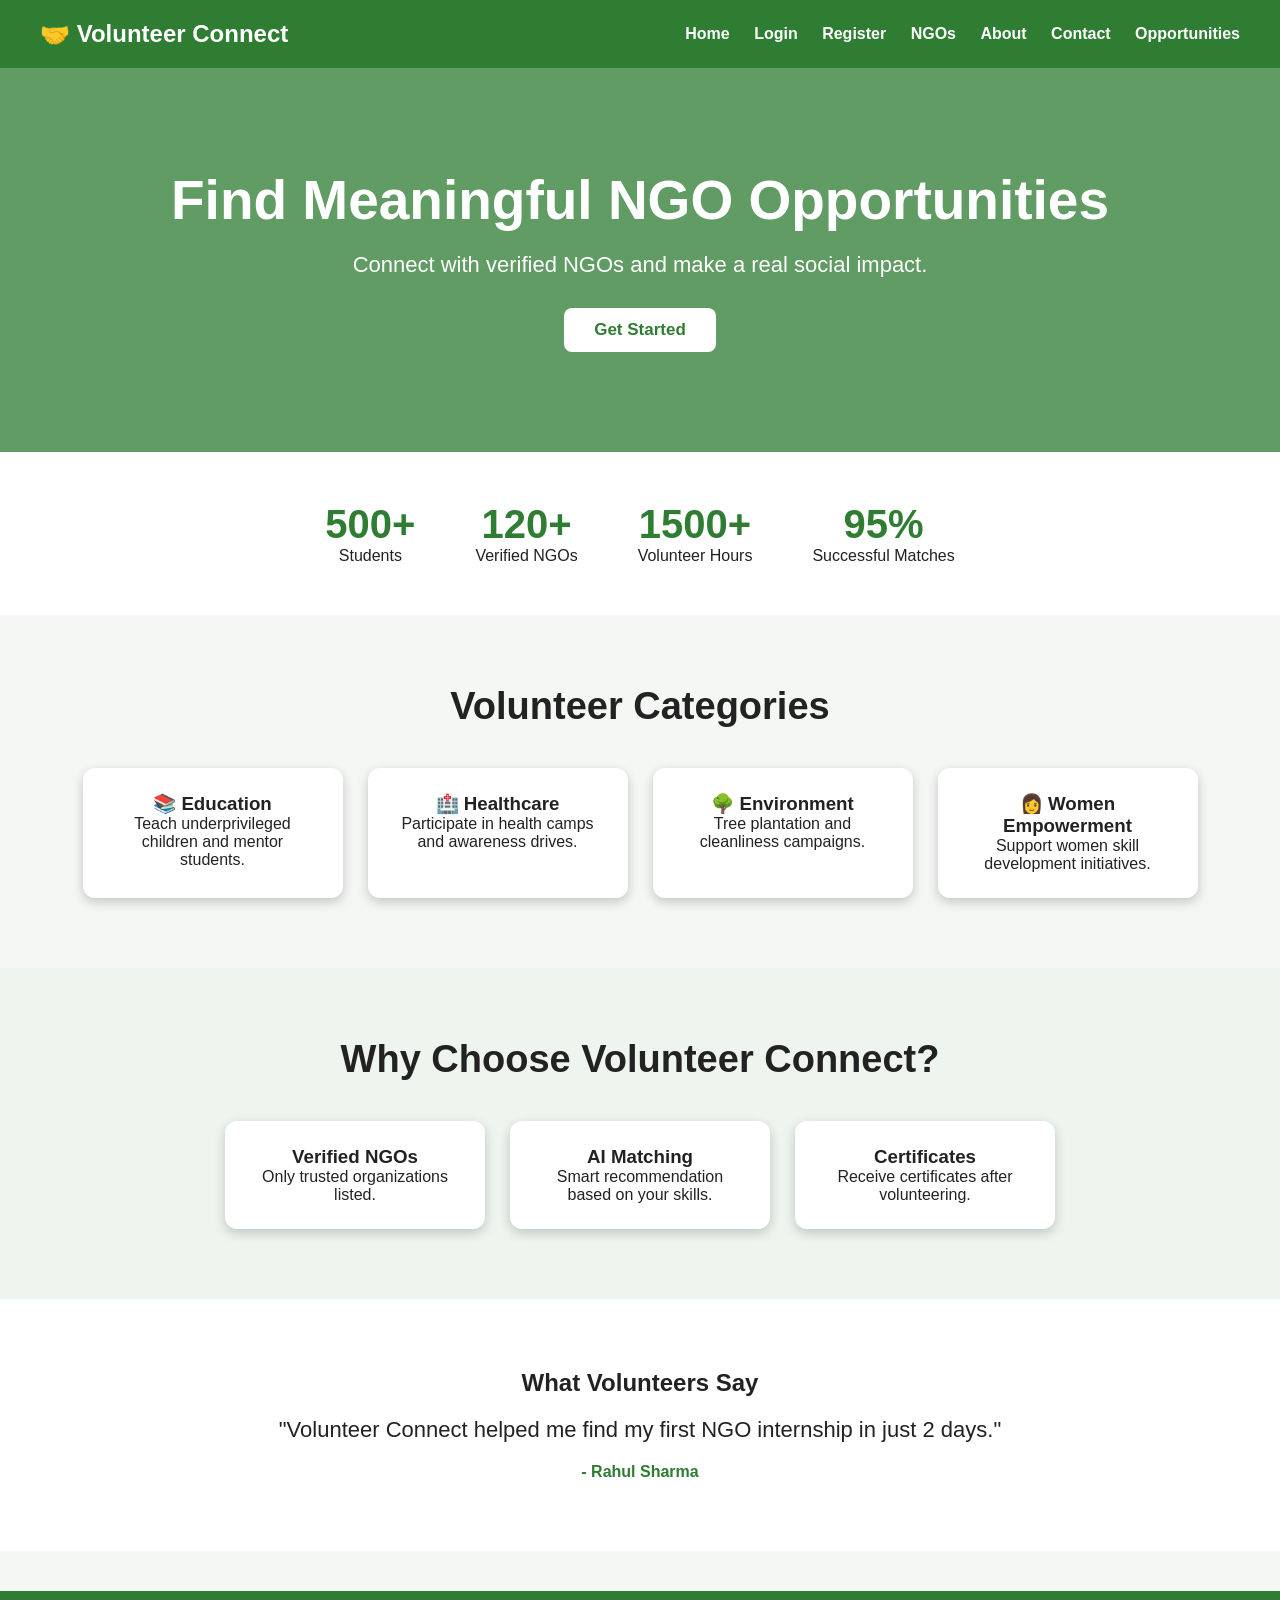
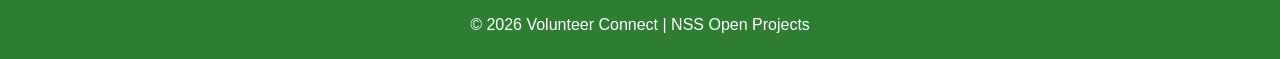
<file: index.html>
<!DOCTYPE html>
<html lang="en">

<head>

<meta charset="UTF-8">
<meta name="viewport" content="width=device-width, initial-scale=1.0">

<title>Volunteer Connect</title>

<link rel="stylesheet" href="style.css">

</head>

<body>

<header>

<div class="logo">

<h2>🤝 Volunteer Connect</h2>

</div>

<nav>

<a href="index.html">Home</a>

<a href="login.html">Login</a>

<a href="register.html">Register</a>

<a href="ngo.html">NGOs</a>

<a href="about.html">About</a>

<a href="contact.html">Contact</a>

<a href="opportunities.html">Opportunities</a>

</nav>

</header>


<section class="hero">

<h1>Find Meaningful NGO Opportunities</h1>

<p>

Connect with verified NGOs and make a real social impact.

</p>

<a href="register.html">

<button>

Get Started

</button>

</a>

</section>


<section class="stats">

<div>

<h2>500+</h2>

<p>Students</p>

</div>

<div>

<h2>120+</h2>

<p>Verified NGOs</p>

</div>

<div>

<h2>1500+</h2>

<p>Volunteer Hours</p>

</div>

<div>

<h2>95%</h2>

<p>Successful Matches</p>

</div>

</section>



<section class="services">

<h2>Volunteer Categories</h2>

<div class="cards">

<div class="card">

<h3>📚 Education</h3>

<p>

Teach underprivileged children and mentor students.

</p>

</div>

<div class="card">

<h3>🏥 Healthcare</h3>

<p>

Participate in health camps and awareness drives.

</p>

</div>

<div class="card">

<h3>🌳 Environment</h3>

<p>

Tree plantation and cleanliness campaigns.

</p>

</div>

<div class="card">

<h3>👩 Women Empowerment</h3>

<p>

Support women skill development initiatives.

</p>

</div>

</div>

</section>



<section class="why">

<h2>Why Choose Volunteer Connect?</h2>

<div class="cards">

<div class="card">

<h3>Verified NGOs</h3>

<p>

Only trusted organizations listed.

</p>

</div>

<div class="card">

<h3>AI Matching</h3>

<p>

Smart recommendation based on your skills.

</p>

</div>

<div class="card">

<h3>Certificates</h3>

<p>

Receive certificates after volunteering.

</p>

</div>

</div>

</section>



<section class="testimonial">

<h2>What Volunteers Say</h2>

<p>

"Volunteer Connect helped me find my first NGO internship in just 2 days."

</p>

<h4>

- Rahul Sharma

</h4>

</section>



<footer>

<p>

© 2026 Volunteer Connect | NSS Open Projects

</p>

</footer>


</body>

</html>
</file>
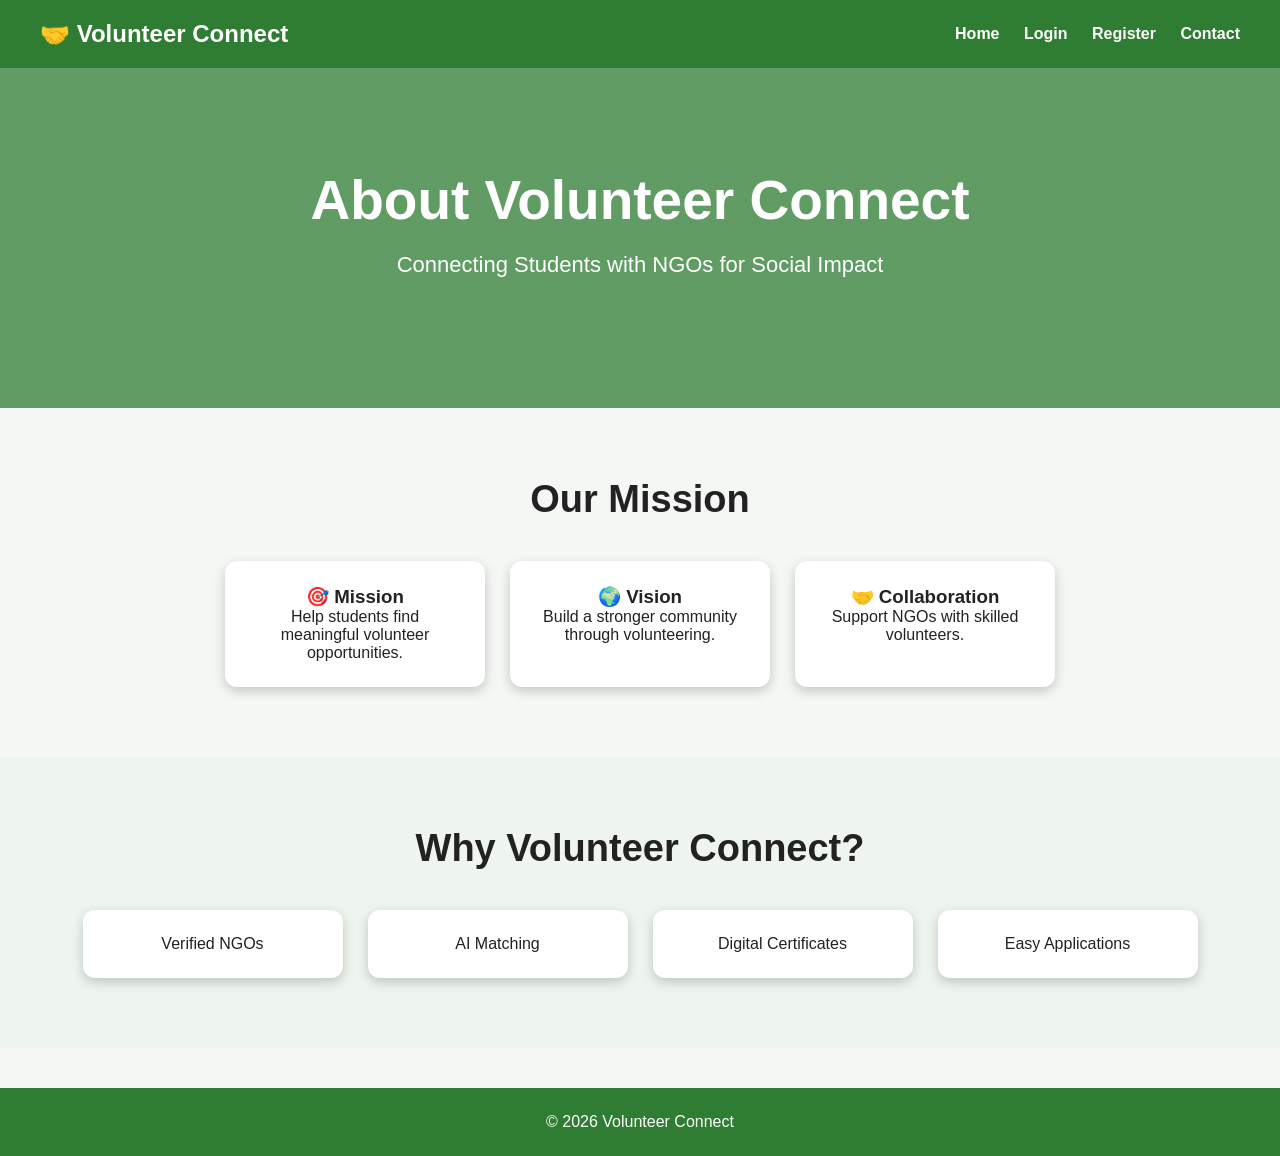
<file: about.html>
<!DOCTYPE html>
<html lang="en">

<head>

<meta charset="UTF-8">
<meta name="viewport" content="width=device-width, initial-scale=1.0">

<title>About Us</title>

<link rel="stylesheet" href="style.css">

</head>

<body>

<header>

<div class="logo">

<h2>🤝 Volunteer Connect</h2>

</div>

<nav>

<a href="index.html">Home</a>

<a href="login.html">Login</a>

<a href="register.html">Register</a>

<a href="contact.html">Contact</a>

</nav>

</header>

<section class="hero">

<h1>About Volunteer Connect</h1>

<p>

Connecting Students with NGOs for Social Impact

</p>

</section>

<section class="services">

<h2>Our Mission</h2>

<div class="cards">

<div class="card">

<h3>🎯 Mission</h3>

<p>

Help students find meaningful volunteer opportunities.

</p>

</div>

<div class="card">

<h3>🌍 Vision</h3>

<p>

Build a stronger community through volunteering.

</p>

</div>

<div class="card">

<h3>🤝 Collaboration</h3>

<p>

Support NGOs with skilled volunteers.

</p>

</div>

</div>

</section>

<section class="why">

<h2>Why Volunteer Connect?</h2>

<div class="cards">

<div class="card">

Verified NGOs

</div>

<div class="card">

AI Matching

</div>

<div class="card">

Digital Certificates

</div>

<div class="card">

Easy Applications

</div>

</div>

</section>

<footer>

<p>

© 2026 Volunteer Connect

</p>

</footer>

</body>

</html>
</file>
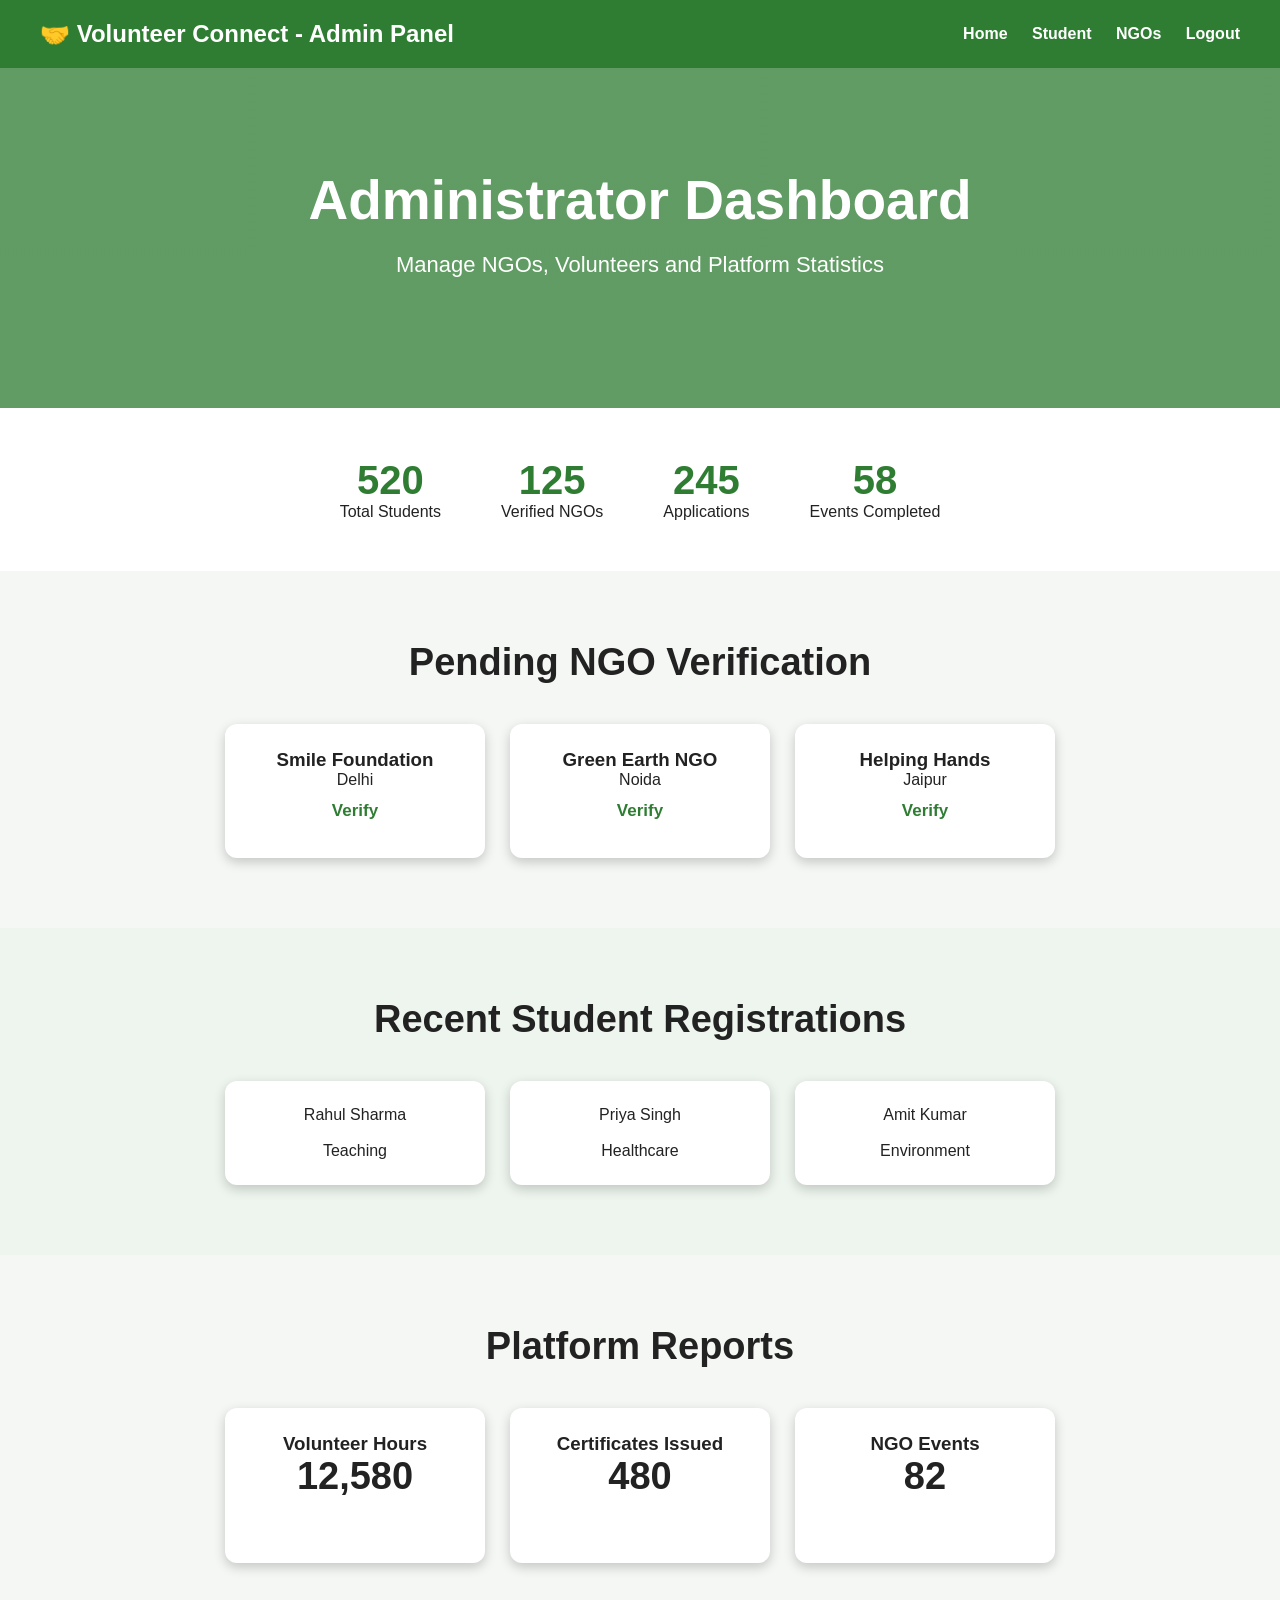
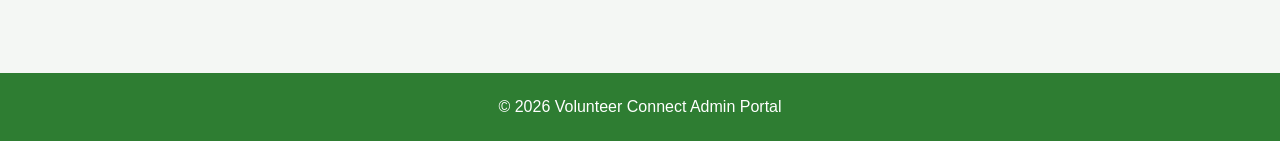
<file: admin.html>
<!DOCTYPE html>
<html lang="en">

<head>

<meta charset="UTF-8">
<meta name="viewport" content="width=device-width, initial-scale=1.0">

<title>Admin Dashboard</title>

<link rel="stylesheet" href="style.css">

</head>

<body>

<header>

<div class="logo">

<h2>🤝 Volunteer Connect - Admin Panel</h2>

</div>

<nav>

<a href="index.html">Home</a>

<a href="dashboard.html">Student</a>

<a href="ngo.html">NGOs</a>

<a href="login.html">Logout</a>

</nav>

</header>


<section class="hero">

<h1>Administrator Dashboard</h1>

<p>

Manage NGOs, Volunteers and Platform Statistics

</p>

</section>



<section class="stats">

<div>

<h2>520</h2>

<p>Total Students</p>

</div>

<div>

<h2>125</h2>

<p>Verified NGOs</p>

</div>

<div>

<h2>245</h2>

<p>Applications</p>

</div>

<div>

<h2>58</h2>

<p>Events Completed</p>

</div>

</section>



<section class="services">

<h2>Pending NGO Verification</h2>

<div class="cards">

<div class="card">

<h3>Smile Foundation</h3>

<p>Delhi</p>

<button onclick="verifyNGO('Smile Foundation')">

Verify

</button>

</div>


<div class="card">

<h3>Green Earth NGO</h3>

<p>Noida</p>

<button onclick="verifyNGO('Green Earth NGO')">

Verify

</button>

</div>


<div class="card">

<h3>Helping Hands</h3>

<p>Jaipur</p>

<button onclick="verifyNGO('Helping Hands')">

Verify

</button>

</div>

</div>

</section>



<section class="why">

<h2>Recent Student Registrations</h2>

<div class="cards">

<div class="card">

Rahul Sharma

<br><br>

Teaching

</div>

<div class="card">

Priya Singh

<br><br>

Healthcare

</div>

<div class="card">

Amit Kumar

<br><br>

Environment

</div>

</div>

</section>



<section class="services">

<h2>Platform Reports</h2>

<div class="cards">

<div class="card">

<h3>Volunteer Hours</h3>

<h2>12,580</h2>

</div>

<div class="card">

<h3>Certificates Issued</h3>

<h2>480</h2>

</div>

<div class="card">

<h3>NGO Events</h3>

<h2>82</h2>

</div>

</div>

</section>



<footer>

<p>

© 2026 Volunteer Connect Admin Portal

</p>

</footer>



<script>

function verifyNGO(name){

alert(name + " Verified Successfully!");

}

</script>

</body>

</html>
</file>
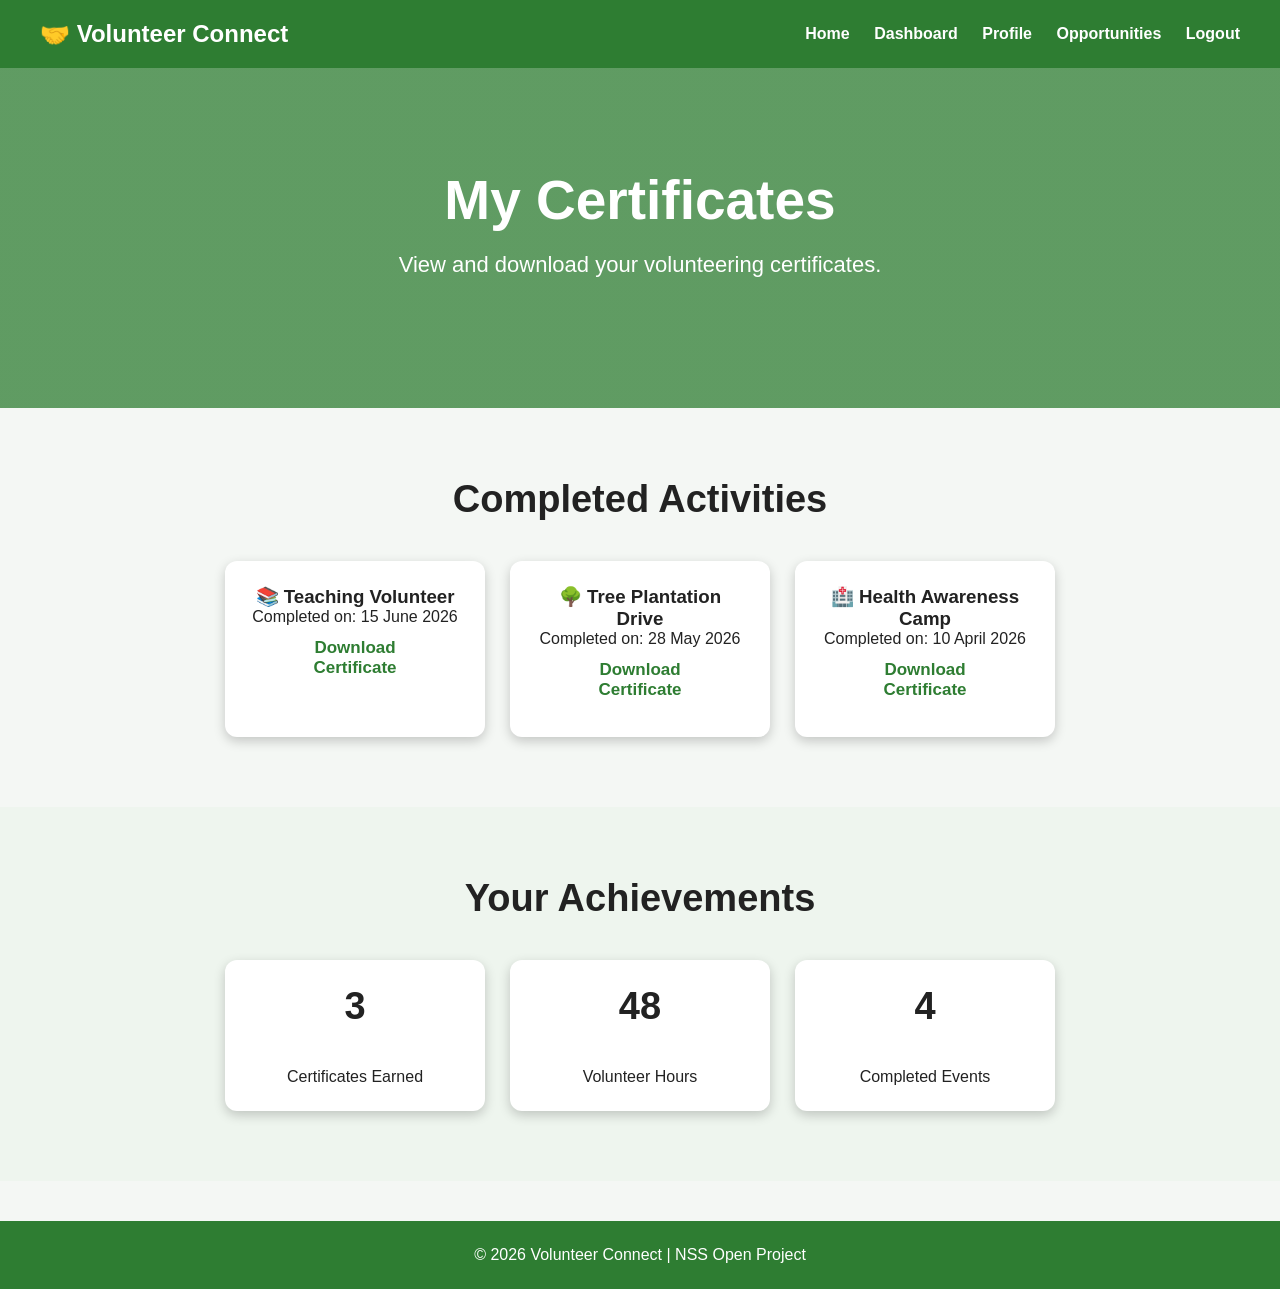
<file: certificate.html>
<!DOCTYPE html>
<html lang="en">

<head>

<meta charset="UTF-8">
<meta name="viewport" content="width=device-width, initial-scale=1.0">

<title>Volunteer Certificates</title>

<link rel="stylesheet" href="style.css">

</head>

<body>

<header>

<div class="logo">

<h2>🤝 Volunteer Connect</h2>

</div>

<nav>

<a href="index.html">Home</a>

<a href="dashboard.html">Dashboard</a>

<a href="profile.html">Profile</a>

<a href="opportunities.html">Opportunities</a>

<a href="login.html">Logout</a>

</nav>

</header>


<section class="hero">

<h1>My Certificates</h1>

<p>

View and download your volunteering certificates.

</p>

</section>


<section class="services">

<h2>Completed Activities</h2>

<div class="cards">

<div class="card">

<h3>📚 Teaching Volunteer</h3>

<p>

Completed on: 15 June 2026

</p>

<button onclick="downloadCertificate('Teaching Volunteer')">

Download Certificate

</button>

</div>


<div class="card">

<h3>🌳 Tree Plantation Drive</h3>

<p>

Completed on: 28 May 2026

</p>

<button onclick="downloadCertificate('Tree Plantation Drive')">

Download Certificate

</button>

</div>


<div class="card">

<h3>🏥 Health Awareness Camp</h3>

<p>

Completed on: 10 April 2026

</p>

<button onclick="downloadCertificate('Health Awareness Camp')">

Download Certificate

</button>

</div>

</div>

</section>


<section class="why">

<h2>Your Achievements</h2>

<div class="cards">

<div class="card">

<h2>3</h2>

<p>Certificates Earned</p>

</div>

<div class="card">

<h2>48</h2>

<p>Volunteer Hours</p>

</div>

<div class="card">

<h2>4</h2>

<p>Completed Events</p>

</div>

</div>

</section>


<footer>

<p>

© 2026 Volunteer Connect | NSS Open Project

</p>

</footer>


<script>

function downloadCertificate(name){

alert("Downloading certificate for " + name);

}

</script>

</body>

</html>
</file>
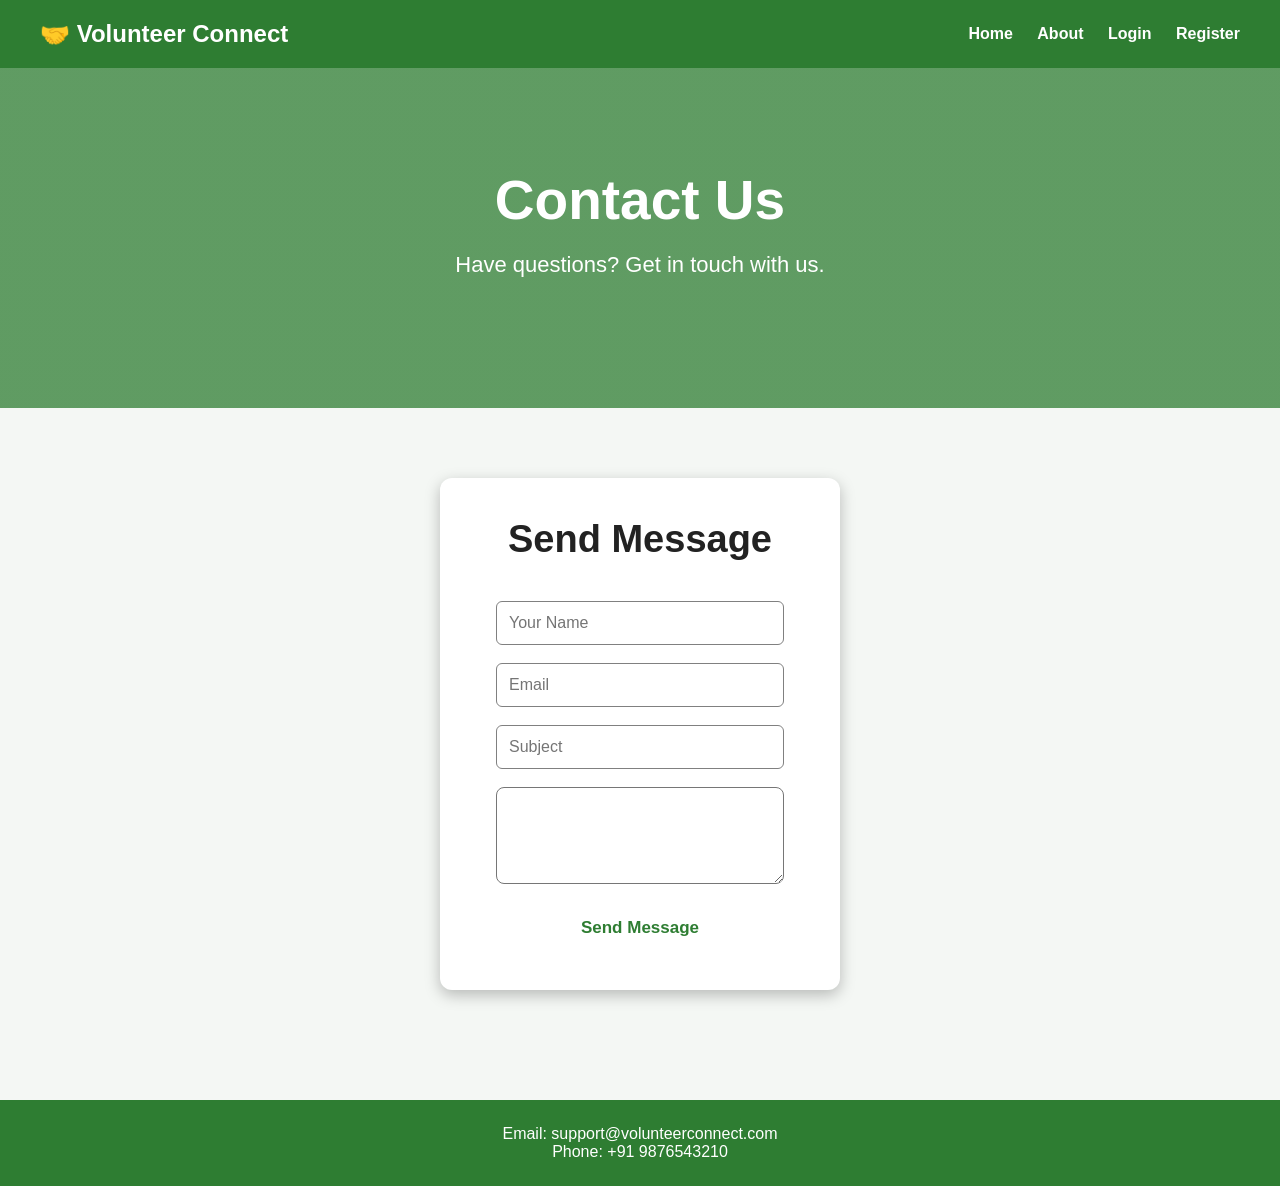
<file: contact.html>
<!DOCTYPE html>
<html lang="en">

<head>

<meta charset="UTF-8">
<meta name="viewport" content="width=device-width, initial-scale=1.0">

<title>Contact Us</title>

<link rel="stylesheet" href="style.css">

</head>

<body>

<header>

<div class="logo">

<h2>🤝 Volunteer Connect</h2>

</div>

<nav>

<a href="index.html">Home</a>

<a href="about.html">About</a>

<a href="login.html">Login</a>

<a href="register.html">Register</a>

</nav>

</header>

<section class="hero">

<h1>Contact Us</h1>

<p>

Have questions? Get in touch with us.

</p>

</section>

<section class="services">

<div class="login-box">

<h2>Send Message</h2>

<input id="name" placeholder="Your Name">

<br><br>

<input id="email" placeholder="Email">

<br><br>

<input id="subject" placeholder="Subject">

<br><br>

<textarea id="message" rows="5" style="width:90%;padding:10px;border-radius:8px;"></textarea>

<br><br>

<button onclick="sendMessage()">

Send Message

</button>

</div>

</section>

<footer>

<p>

Email: support@volunteerconnect.com

<br>

Phone: +91 9876543210

</p>

</footer>

<script>

function sendMessage(){

alert("Message Sent Successfully!");

}

</script>

</body>

</html>
</file>
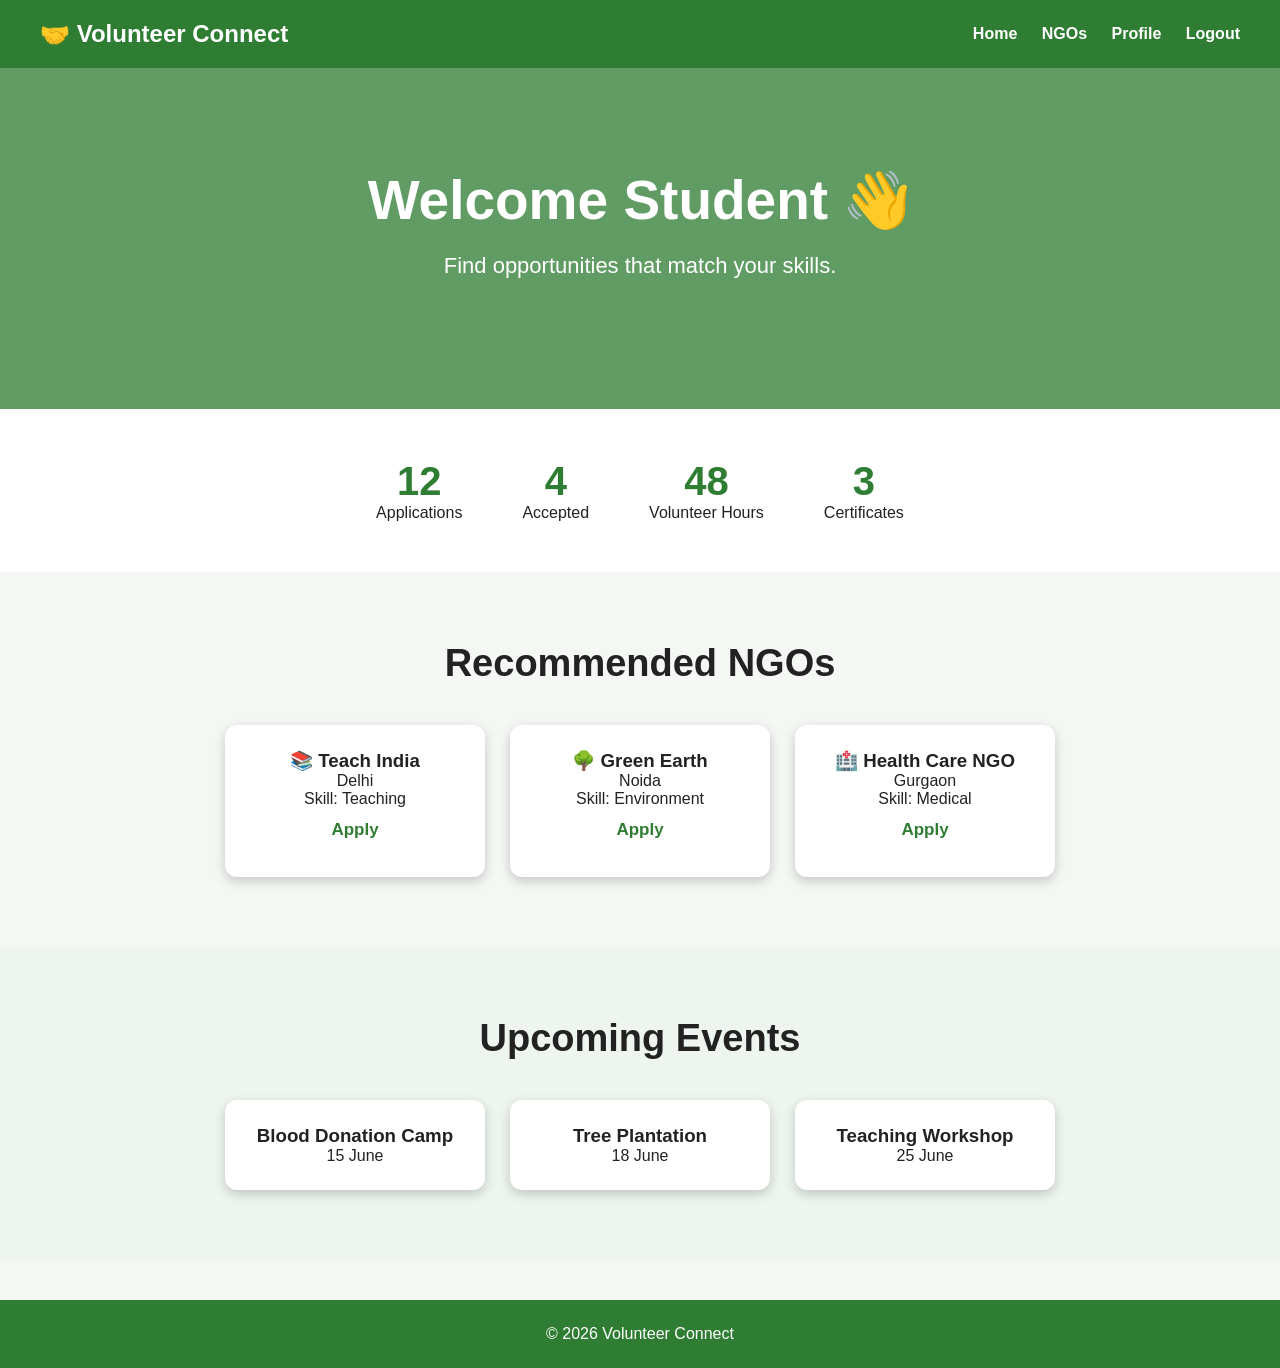
<file: dashboard.html>
<!DOCTYPE html>
<html lang="en">

<head>

<meta charset="UTF-8">
<meta name="viewport" content="width=device-width, initial-scale=1.0">

<title>Student Dashboard</title>

<link rel="stylesheet" href="style.css">

</head>

<body>

<header>

<div class="logo">

<h2>🤝 Volunteer Connect</h2>

</div>

<nav>

<a href="index.html">Home</a>

<a href="ngo.html">NGOs</a>

<a href="profile.html">Profile</a>

<a href="login.html">Logout</a>

</nav>

</header>


<section class="hero">

<h1>Welcome Student 👋</h1>

<p>

Find opportunities that match your skills.

</p>

</section>


<section class="stats">

<div>

<h2>12</h2>

<p>Applications</p>

</div>

<div>

<h2>4</h2>

<p>Accepted</p>

</div>

<div>

<h2>48</h2>

<p>Volunteer Hours</p>

</div>

<div>

<h2>3</h2>

<p>Certificates</p>

</div>

</section>


<section class="services">

<h2>Recommended NGOs</h2>

<div class="cards">

<div class="card">

<h3>📚 Teach India</h3>

<p>Delhi</p>

<p>Skill: Teaching</p>

<button onclick="apply('Teach India')">

Apply

</button>

</div>

<div class="card">

<h3>🌳 Green Earth</h3>

<p>Noida</p>

<p>Skill: Environment</p>

<button onclick="apply('Green Earth')">

Apply

</button>

</div>

<div class="card">

<h3>🏥 Health Care NGO</h3>

<p>Gurgaon</p>

<p>Skill: Medical</p>

<button onclick="apply('Health Care NGO')">

Apply

</button>

</div>

</div>

</section>


<section class="why">

<h2>Upcoming Events</h2>

<div class="cards">

<div class="card">

<h3>Blood Donation Camp</h3>

<p>15 June</p>

</div>

<div class="card">

<h3>Tree Plantation</h3>

<p>18 June</p>

</div>

<div class="card">

<h3>Teaching Workshop</h3>

<p>25 June</p>

</div>

</div>

</section>


<footer>

<p>

© 2026 Volunteer Connect

</p>

</footer>


<script>

function apply(name){

alert("Application sent to " + name);

}

</script>


</body>

</html>
</file>
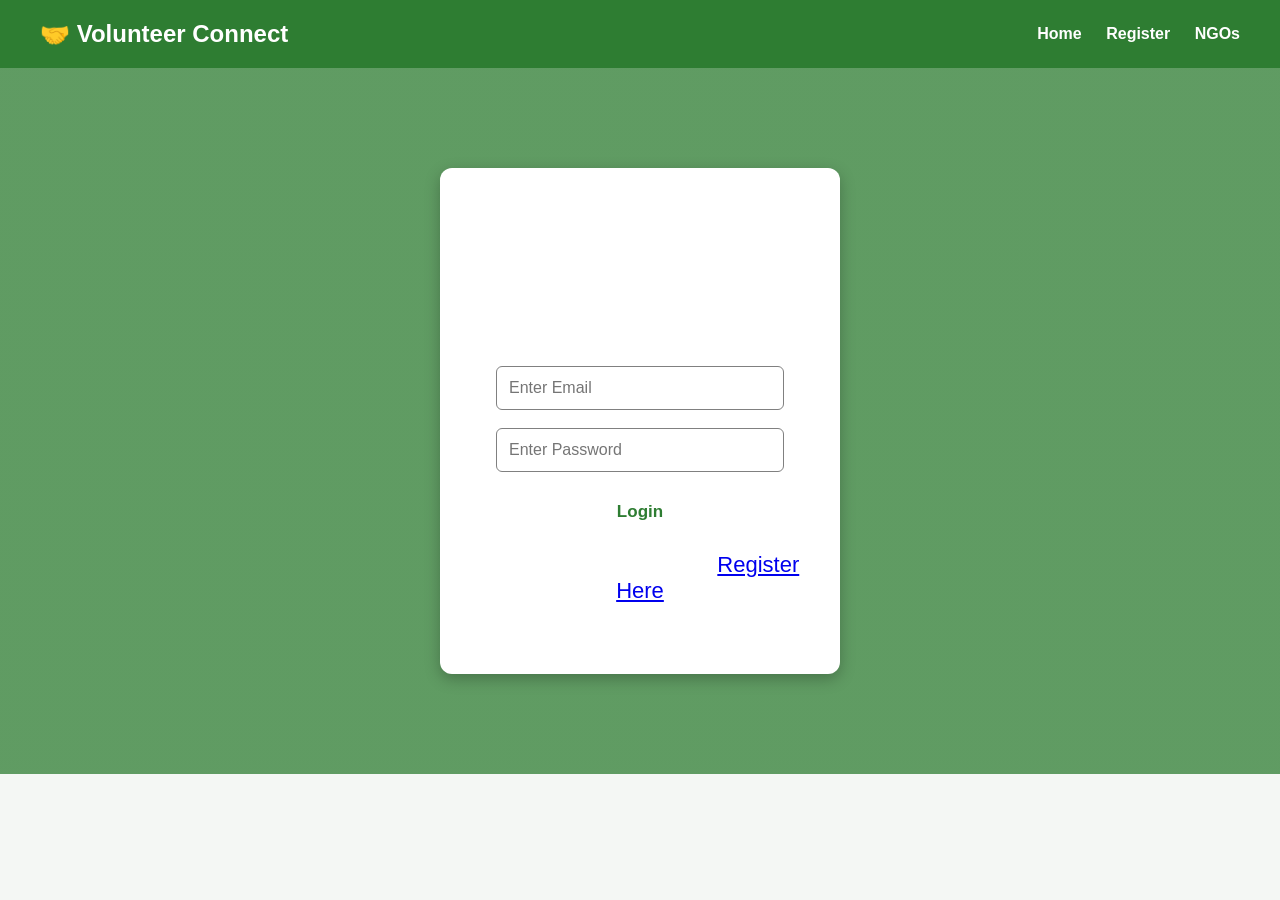
<file: login.html>
<!DOCTYPE html>
<html lang="en">

<head>

<meta charset="UTF-8">
<meta name="viewport" content="width=device-width, initial-scale=1.0">

<title>Volunteer Connect - Login</title>

<link rel="stylesheet" href="style.css">

</head>

<body>

<header>

<div class="logo">
<h2>🤝 Volunteer Connect</h2>
</div>

<nav>

<a href="index.html">Home</a>
<a href="register.html">Register</a>
<a href="ngo.html">NGOs</a>

</nav>

</header>

<section class="hero">

<div class="login-box">

<h1>Student Login</h1>

<input type="email" id="email" placeholder="Enter Email">

<br><br>

<input type="password" id="password" placeholder="Enter Password">

<br><br>

<button onclick="login()">

Login

</button>

<br><br>

<p>

Don't have an account?

<a href="register.html">

Register Here

</a>

</p>

</div>

</section>

<script>

function login(){

let email=document.getElementById("email").value;

let pass=document.getElementById("password").value;

if(email=="" || pass==""){

alert("Please fill all fields");

return;

}

alert("Login Successful!");

window.location="dashboard.html";

}

</script>

</body>

</html>
</file>
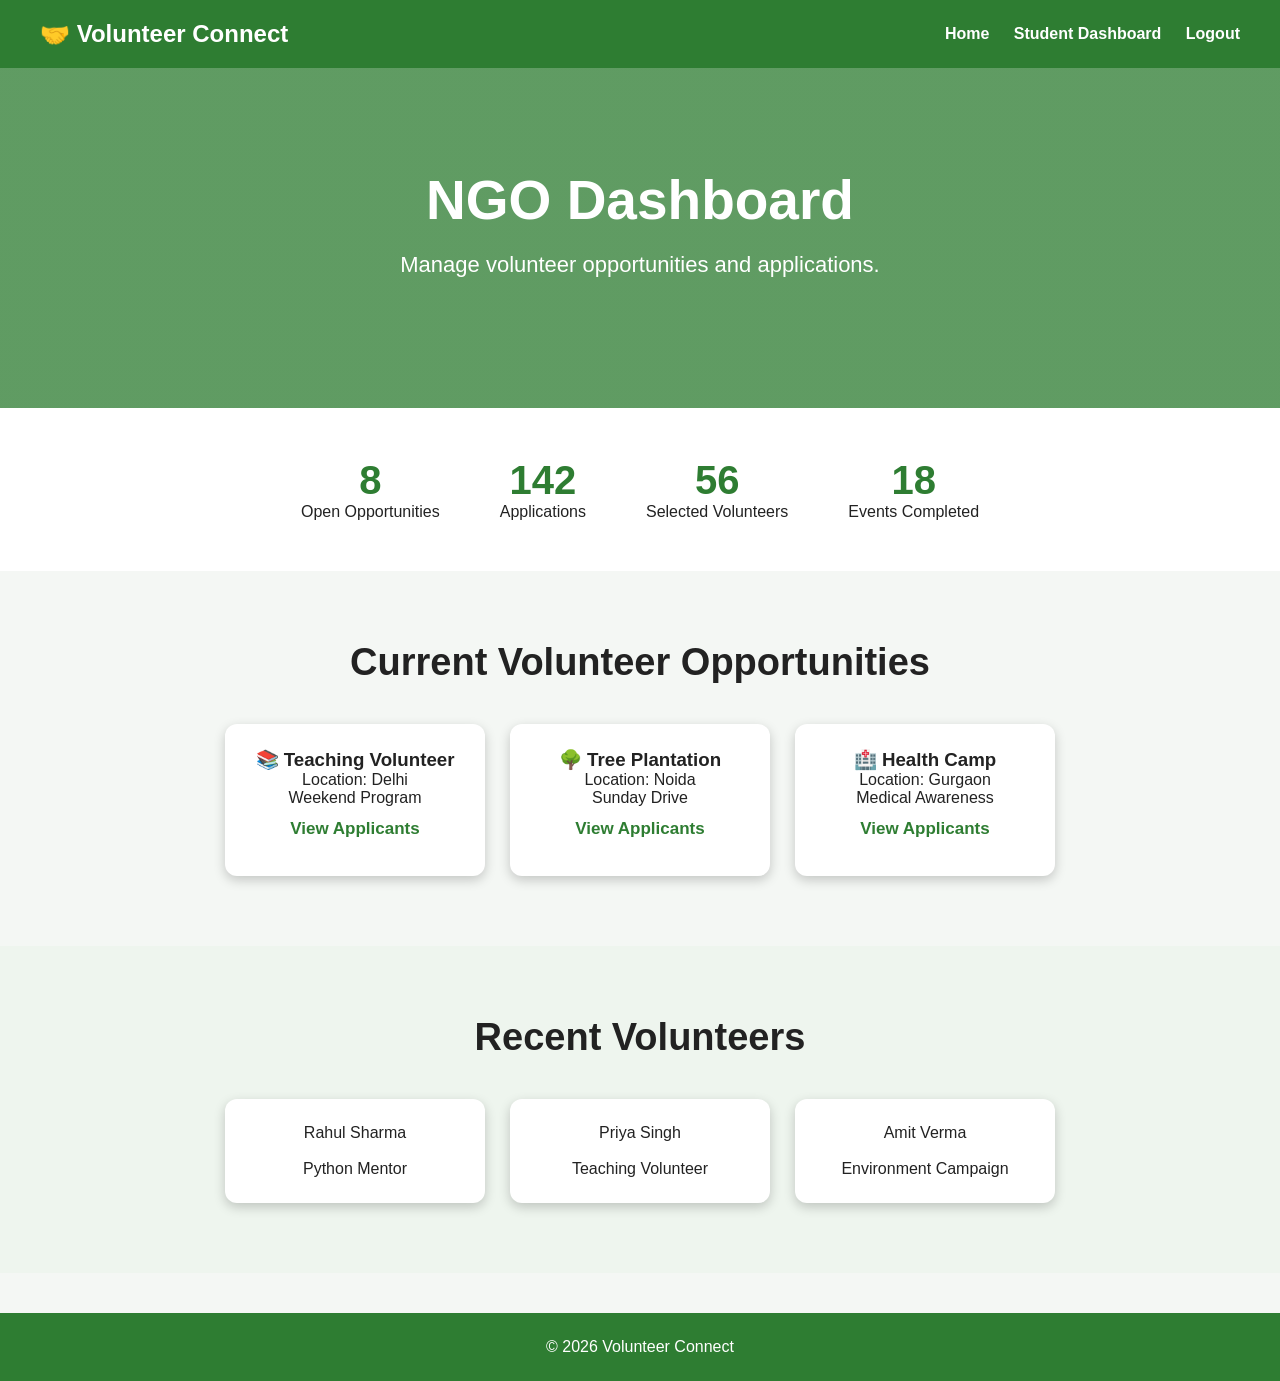
<file: ngo.html>
<!DOCTYPE html>
<html lang="en">

<head>

<meta charset="UTF-8">
<meta name="viewport" content="width=device-width, initial-scale=1.0">

<title>NGO Dashboard</title>

<link rel="stylesheet" href="style.css">

</head>

<body>

<header>

<div class="logo">
<h2>🤝 Volunteer Connect</h2>
</div>

<nav>

<a href="index.html">Home</a>

<a href="dashboard.html">Student Dashboard</a>

<a href="login.html">Logout</a>

</nav>

</header>

<section class="hero">

<h1>NGO Dashboard</h1>

<p>

Manage volunteer opportunities and applications.

</p>

</section>


<section class="stats">

<div>

<h2>8</h2>

<p>Open Opportunities</p>

</div>

<div>

<h2>142</h2>

<p>Applications</p>

</div>

<div>

<h2>56</h2>

<p>Selected Volunteers</p>

</div>

<div>

<h2>18</h2>

<p>Events Completed</p>

</div>

</section>


<section class="services">

<h2>Current Volunteer Opportunities</h2>

<div class="cards">

<div class="card">

<h3>📚 Teaching Volunteer</h3>

<p>Location: Delhi</p>

<p>Weekend Program</p>

<button onclick="viewApplicants()">

View Applicants

</button>

</div>

<div class="card">

<h3>🌳 Tree Plantation</h3>

<p>Location: Noida</p>

<p>Sunday Drive</p>

<button onclick="viewApplicants()">

View Applicants

</button>

</div>

<div class="card">

<h3>🏥 Health Camp</h3>

<p>Location: Gurgaon</p>

<p>Medical Awareness</p>

<button onclick="viewApplicants()">

View Applicants

</button>

</div>

</div>

</section>


<section class="why">

<h2>Recent Volunteers</h2>

<div class="cards">

<div class="card">

Rahul Sharma

<br><br>

Python Mentor

</div>

<div class="card">

Priya Singh

<br><br>

Teaching Volunteer

</div>

<div class="card">

Amit Verma

<br><br>

Environment Campaign

</div>

</div>

</section>


<footer>

<p>

© 2026 Volunteer Connect

</p>

</footer>

<script>

function viewApplicants(){

alert("Showing Applicants List");

}

</script>

</body>

</html>
</file>
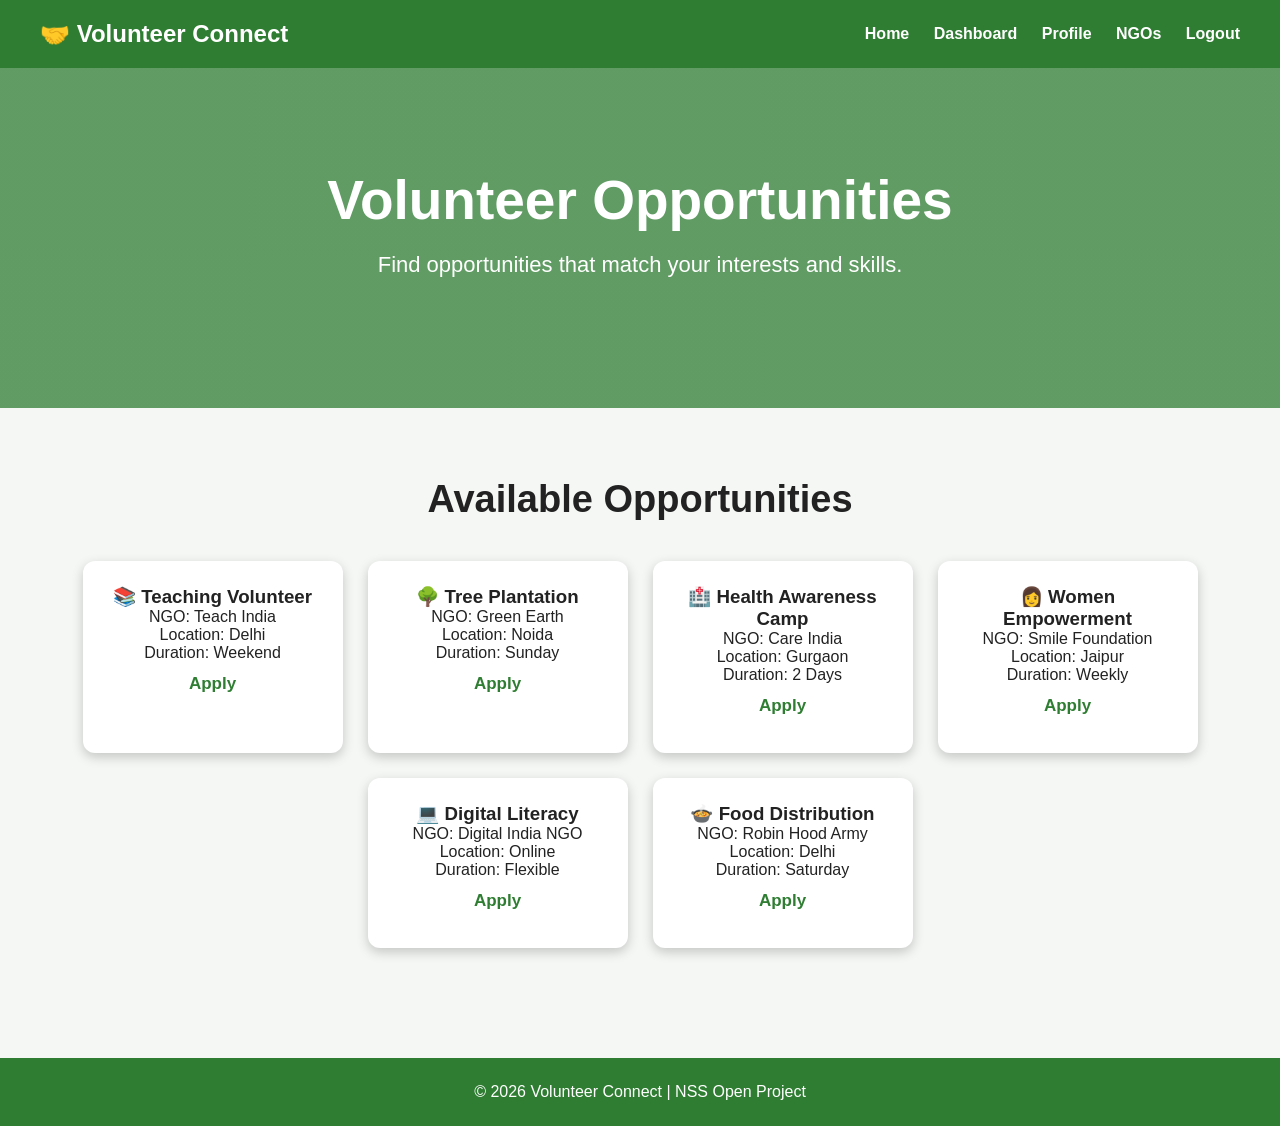
<file: opportunities.html>
<!DOCTYPE html>
<html lang="en">

<head>

<meta charset="UTF-8">
<meta name="viewport" content="width=device-width, initial-scale=1.0">

<title>Volunteer Opportunities</title>

<link rel="stylesheet" href="style.css">

</head>

<body>

<header>

<div class="logo">

<h2>🤝 Volunteer Connect</h2>

</div>

<nav>

<a href="index.html">Home</a>

<a href="dashboard.html">Dashboard</a>

<a href="profile.html">Profile</a>

<a href="ngo.html">NGOs</a>

<a href="login.html">Logout</a>

</nav>

</header>


<section class="hero">

<h1>Volunteer Opportunities</h1>

<p>

Find opportunities that match your interests and skills.

</p>

</section>


<section class="services">

<h2>Available Opportunities</h2>

<div class="cards">


<div class="card">

<h3>📚 Teaching Volunteer</h3>

<p>NGO: Teach India</p>

<p>Location: Delhi</p>

<p>Duration: Weekend</p>

<button onclick="apply('Teach India')">

Apply

</button>

</div>


<div class="card">

<h3>🌳 Tree Plantation</h3>

<p>NGO: Green Earth</p>

<p>Location: Noida</p>

<p>Duration: Sunday</p>

<button onclick="apply('Green Earth')">

Apply

</button>

</div>


<div class="card">

<h3>🏥 Health Awareness Camp</h3>

<p>NGO: Care India</p>

<p>Location: Gurgaon</p>

<p>Duration: 2 Days</p>

<button onclick="apply('Care India')">

Apply

</button>

</div>


<div class="card">

<h3>👩 Women Empowerment</h3>

<p>NGO: Smile Foundation</p>

<p>Location: Jaipur</p>

<p>Duration: Weekly</p>

<button onclick="apply('Smile Foundation')">

Apply

</button>

</div>


<div class="card">

<h3>💻 Digital Literacy</h3>

<p>NGO: Digital India NGO</p>

<p>Location: Online</p>

<p>Duration: Flexible</p>

<button onclick="apply('Digital India NGO')">

Apply

</button>

</div>


<div class="card">

<h3>🍲 Food Distribution</h3>

<p>NGO: Robin Hood Army</p>

<p>Location: Delhi</p>

<p>Duration: Saturday</p>

<button onclick="apply('Robin Hood Army')">

Apply

</button>

</div>


</div>

</section>


<footer>

<p>

© 2026 Volunteer Connect | NSS Open Project

</p>

</footer>


<script>

function apply(ngo){

alert("Application submitted successfully to " + ngo);

}

</script>

</body>

</html>
</file>
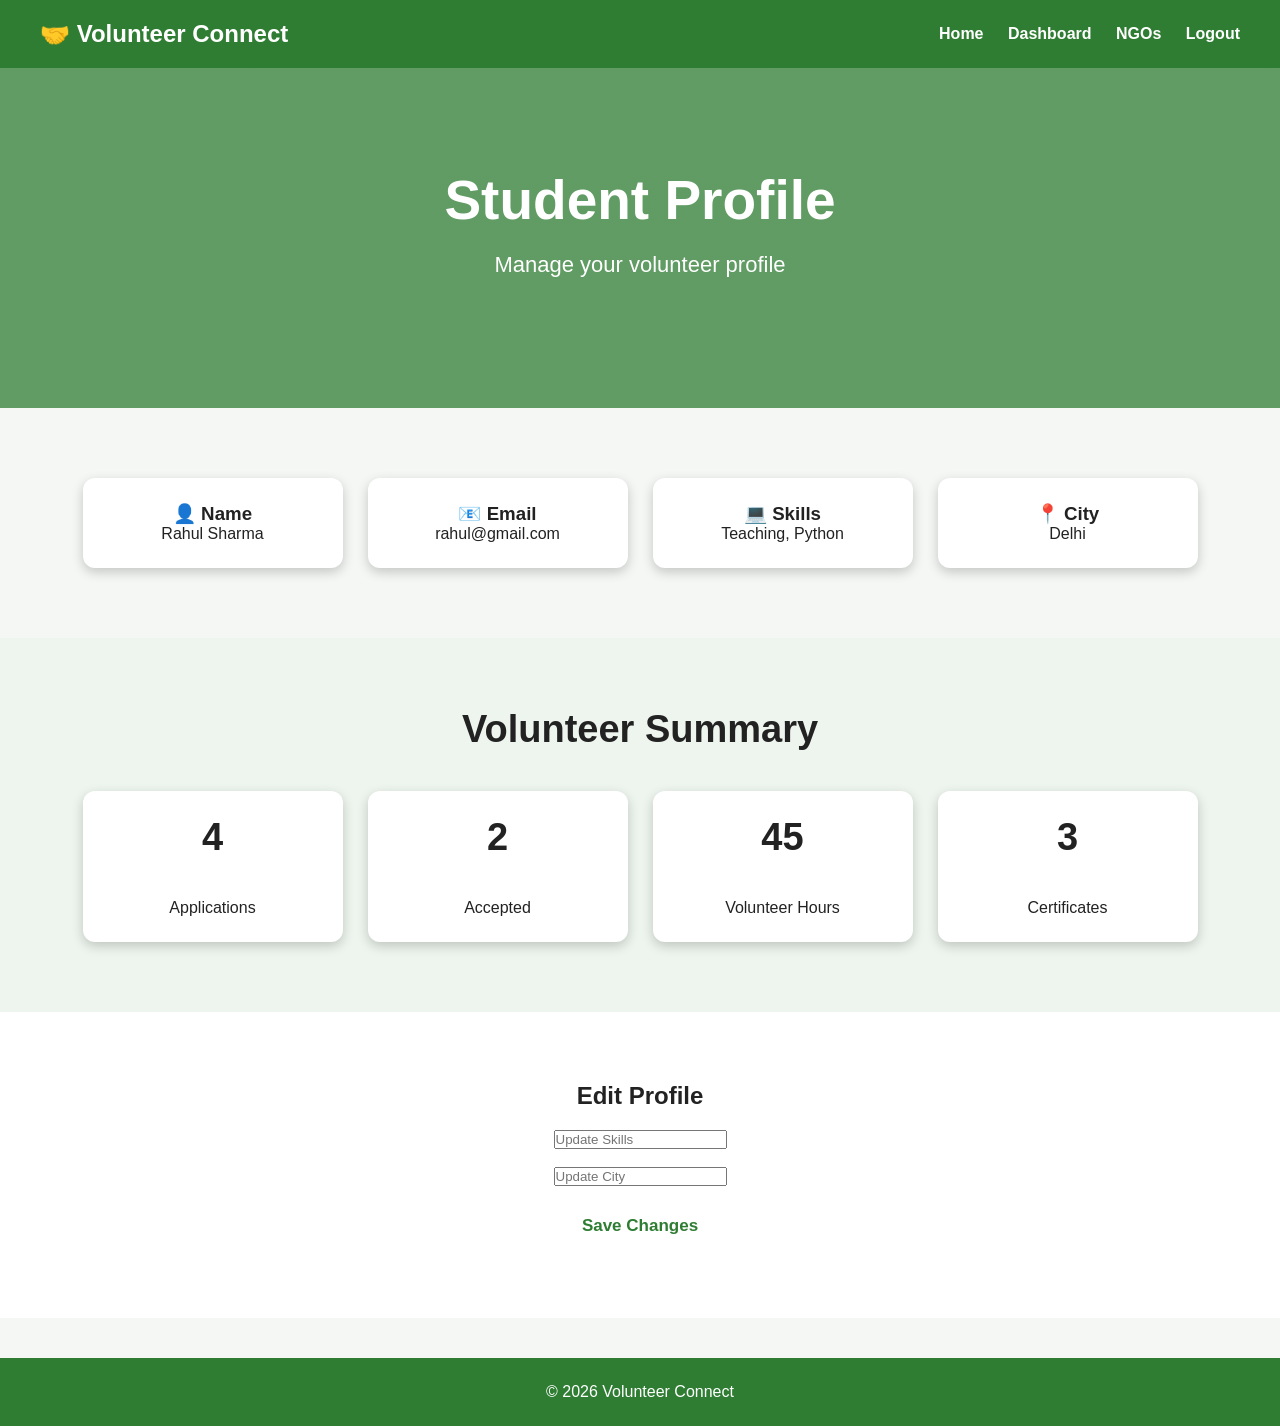
<file: profile.html>
<!DOCTYPE html>
<html lang="en">

<head>

<meta charset="UTF-8">
<meta name="viewport" content="width=device-width, initial-scale=1.0">

<title>My Profile</title>

<link rel="stylesheet" href="style.css">

</head>

<body>

<header>

<div class="logo">

<h2>🤝 Volunteer Connect</h2>

</div>

<nav>

<a href="index.html">Home</a>

<a href="dashboard.html">Dashboard</a>

<a href="ngo.html">NGOs</a>

<a href="login.html">Logout</a>

</nav>

</header>


<section class="hero">

<h1>Student Profile</h1>

<p>

Manage your volunteer profile

</p>

</section>


<section class="services">

<div class="cards">

<div class="card">

<h3>👤 Name</h3>

<p>Rahul Sharma</p>

</div>

<div class="card">

<h3>📧 Email</h3>

<p>rahul@gmail.com</p>

</div>

<div class="card">

<h3>💻 Skills</h3>

<p>Teaching, Python</p>

</div>

<div class="card">

<h3>📍 City</h3>

<p>Delhi</p>

</div>

</div>

</section>


<section class="why">

<h2>Volunteer Summary</h2>

<div class="cards">

<div class="card">

<h2>4</h2>

<p>Applications</p>

</div>

<div class="card">

<h2>2</h2>

<p>Accepted</p>

</div>

<div class="card">

<h2>45</h2>

<p>Volunteer Hours</p>

</div>

<div class="card">

<h2>3</h2>

<p>Certificates</p>

</div>

</div>

</section>


<section class="testimonial">

<h2>Edit Profile</h2>

<input placeholder="Update Skills">

<br><br>

<input placeholder="Update City">

<br><br>

<button onclick="saveProfile()">

Save Changes

</button>

</section>


<footer>

<p>

© 2026 Volunteer Connect

</p>

</footer>


<script>

function saveProfile(){

alert("Profile Updated Successfully!");

}

</script>


</body>

</html>
</file>
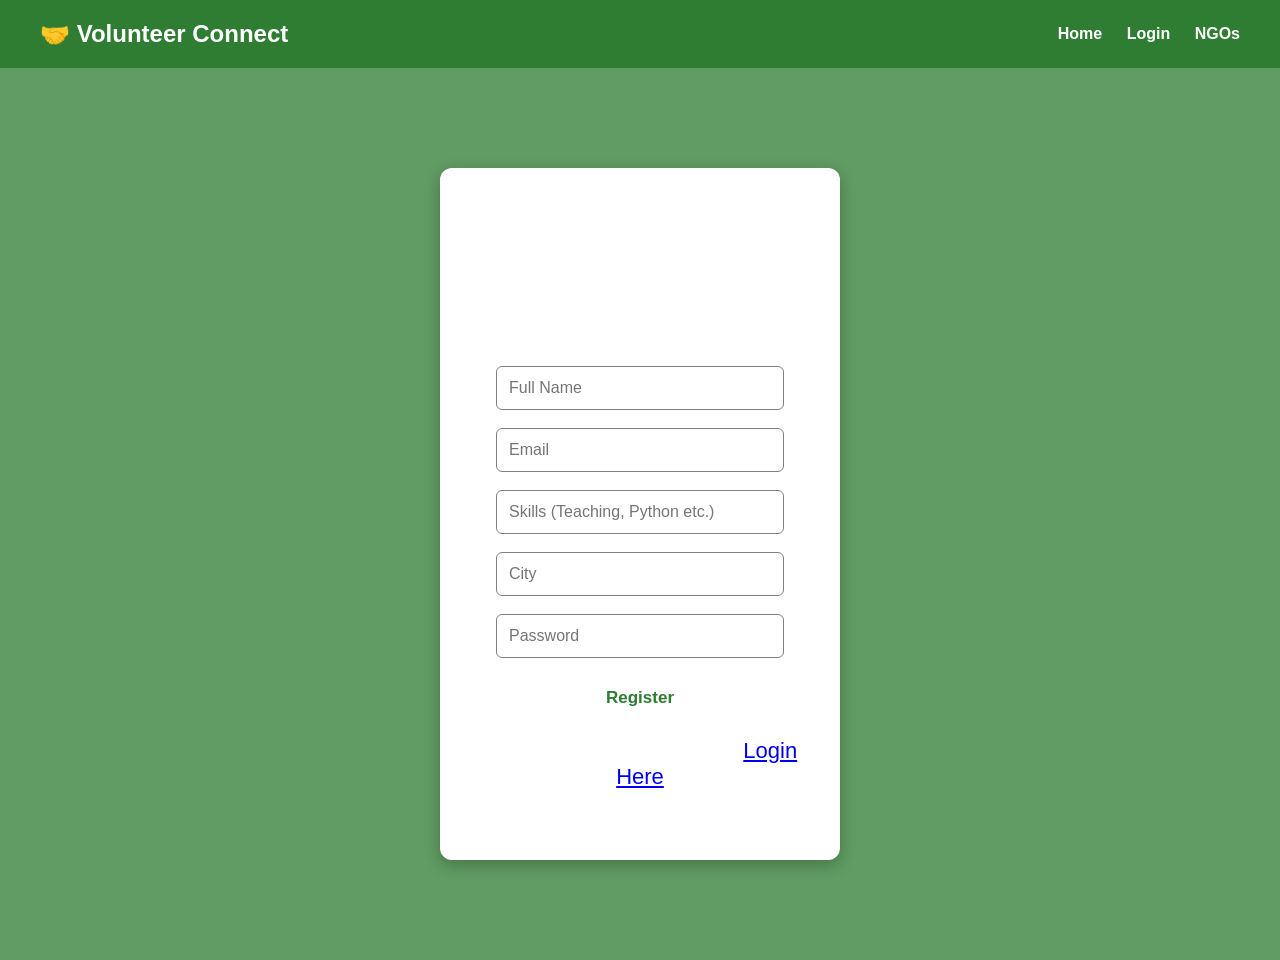
<file: register.html>
<!DOCTYPE html>
<html lang="en">

<head>

<meta charset="UTF-8">
<meta name="viewport" content="width=device-width, initial-scale=1.0">

<title>Volunteer Connect - Register</title>

<link rel="stylesheet" href="style.css">

</head>

<body>

<header>

<div class="logo">

<h2>🤝 Volunteer Connect</h2>

</div>

<nav>

<a href="index.html">Home</a>

<a href="login.html">Login</a>

<a href="ngo.html">NGOs</a>

</nav>

</header>

<section class="hero">

<div class="login-box">

<h1>Create Account</h1>

<input type="text" id="name" placeholder="Full Name">

<br><br>

<input type="email" id="email" placeholder="Email">

<br><br>

<input type="text" id="skill" placeholder="Skills (Teaching, Python etc.)">

<br><br>

<input type="text" id="city" placeholder="City">

<br><br>

<input type="password" id="password" placeholder="Password">

<br><br>

<button onclick="registerUser()">

Register

</button>

<br><br>

<p>

Already have an account?

<a href="login.html">

Login Here

</a>

</p>

</div>

</section>

<script>

function registerUser(){

let name=document.getElementById("name").value;
let email=document.getElementById("email").value;
let skill=document.getElementById("skill").value;
let city=document.getElementById("city").value;
let password=document.getElementById("password").value;

if(name=="" || email=="" || skill=="" || city=="" || password==""){

alert("Please fill all details!");

return;

}

alert("Registration Successful!");

window.location="dashboard.html";

}

</script>

</body>

</html>
</file>
<file: style.css>
*{
margin:0;
padding:0;
box-sizing:border-box;
font-family:Arial,Helvetica,sans-serif;
}

body{
background:#f4f7f4;
color:#222;
}

header{
background:#2e7d32;
display:flex;
justify-content:space-between;
align-items:center;
padding:20px 40px;
color:white;
}

.logo h2{
color:white;
}

nav a{
color:white;
text-decoration:none;
margin-left:20px;
font-weight:bold;
}

nav a:hover{
color:yellow;
}

.hero{
text-align:center;
padding:100px 20px;
background:linear-gradient(rgba(46,125,50,.75),rgba(46,125,50,.75)),
url("https://images.unsplash.com/photo-1522202176988-66273c2fd55f?w=1600");
background-size:cover;
background-position:center;
color:white;
}

.hero h1{
font-size:55px;
margin-bottom:20px;
}

.hero p{
font-size:22px;
margin-bottom:30px;
}

button{
padding:12px 30px;
background:white;
color:#2e7d32;
border:none;
border-radius:8px;
font-size:17px;
cursor:pointer;
font-weight:bold;
}

button:hover{
background:black;
color:white;
transition:.3s;
}

.stats{
display:flex;
justify-content:center;
gap:60px;
padding:50px;
background:white;
text-align:center;
flex-wrap:wrap;
}

.stats h2{
color:#2e7d32;
font-size:40px;
}

.services{
padding:70px;
text-align:center;
}

.services h2{
font-size:38px;
margin-bottom:40px;
}

.cards{
display:flex;
justify-content:center;
gap:25px;
flex-wrap:wrap;
}

.card{
background:white;
width:260px;
padding:25px;
border-radius:12px;
box-shadow:0 4px 12px rgba(0,0,0,.2);
}

.card:hover{
transform:translateY(-8px);
transition:.3s;
}

.why{
padding:70px;
background:#eef5ee;
text-align:center;
}

.why h2{
margin-bottom:40px;
font-size:38px;
}

.testimonial{
padding:70px;
background:white;
text-align:center;
}

.testimonial h2{
margin-bottom:20px;
}

.testimonial p{
font-size:22px;
}

.testimonial h4{
margin-top:20px;
color:#2e7d32;
}

.login-box{
background:white;
padding:40px;
width:400px;
margin:auto;
border-radius:12px;
box-shadow:0 5px 15px rgba(0,0,0,.25);
}

.login-box input{
width:90%;
padding:12px;
border:1px solid gray;
border-radius:6px;
font-size:16px;
}

.login-box h1{
margin-bottom:30px;
}

footer{
background:#2e7d32;
color:white;
text-align:center;
padding:25px;
margin-top:40px;
}

@media(max-width:768px){

header{
flex-direction:column;
}

nav{
margin-top:15px;
}

.hero h1{
font-size:36px;
}

.cards{
flex-direction:column;
align-items:center;
}

.stats{
flex-direction:column;
gap:20px;
}

.login-box{
width:90%;
}

}
</file>
